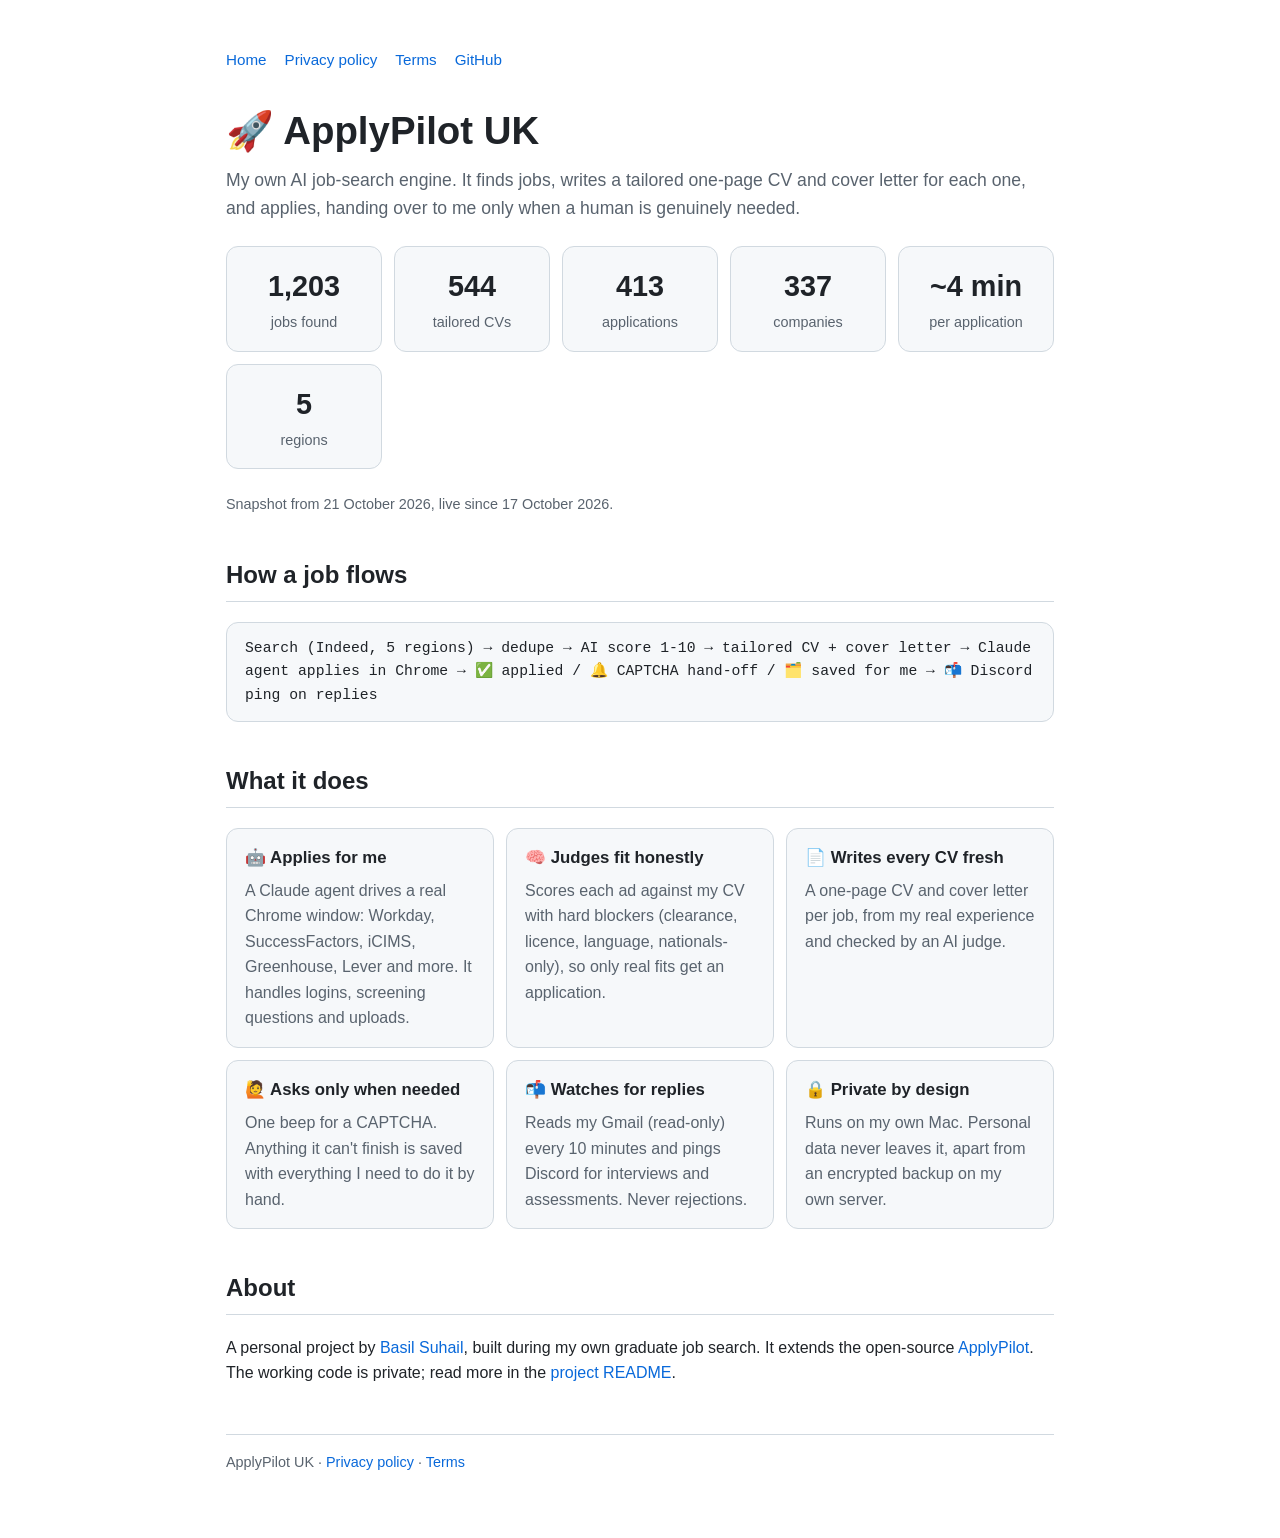
<file: index.html>
<!doctype html>
<html lang="en"><head>
<meta charset="utf-8"><meta name="viewport" content="width=device-width,initial-scale=1">
<title>ApplyPilot UK</title>
<meta name="description" content="A personal AI job-search engine: finds jobs, writes a tailored CV for each, and applies.">
<link rel="stylesheet" href="style.css">
</head><body><main>
<nav><a href="./">Home</a><a href="privacy.html">Privacy policy</a><a href="terms.html">Terms</a><a href="https://github.com/BasilSuhail/applypilot-showcase">GitHub</a></nav>
<h1>🚀 ApplyPilot UK</h1>
<p class="tag">My own AI job-search engine. It finds jobs, writes a tailored one-page CV and cover letter for each one, and applies, handing over to me only when a human is genuinely needed.</p>

<div class="stats">
  <div class="stat"><b>1,203</b><span>jobs found</span></div>
  <div class="stat"><b>544</b><span>tailored CVs</span></div>
  <div class="stat"><b>413</b><span>applications</span></div>
  <div class="stat"><b>337</b><span>companies</span></div>
  <div class="stat"><b>~4 min</b><span>per application</span></div>
  <div class="stat"><b>5</b><span>regions</span></div>
</div>
<p style="color:var(--muted);font-size:.9rem">Snapshot from 21 October 2026, live since 17 October 2026.</p>

<h2>How a job flows</h2>
<div class="flow">Search (Indeed, 5 regions) → dedupe → AI score 1-10 → tailored CV + cover letter →
Claude agent applies in Chrome → ✅ applied / 🔔 CAPTCHA hand-off / 🗂️ saved for me → 📬 Discord ping on replies</div>

<h2>What it does</h2>
<div class="grid">
  <div class="card"><h3>🤖 Applies for me</h3><p>A Claude agent drives a real Chrome window: Workday, SuccessFactors, iCIMS, Greenhouse, Lever and more. It handles logins, screening questions and uploads.</p></div>
  <div class="card"><h3>🧠 Judges fit honestly</h3><p>Scores each ad against my CV with hard blockers (clearance, licence, language, nationals-only), so only real fits get an application.</p></div>
  <div class="card"><h3>📄 Writes every CV fresh</h3><p>A one-page CV and cover letter per job, from my real experience and checked by an AI judge.</p></div>
  <div class="card"><h3>🙋 Asks only when needed</h3><p>One beep for a CAPTCHA. Anything it can't finish is saved with everything I need to do it by hand.</p></div>
  <div class="card"><h3>📬 Watches for replies</h3><p>Reads my Gmail (read-only) every 10 minutes and pings Discord for interviews and assessments. Never rejections.</p></div>
  <div class="card"><h3>🔒 Private by design</h3><p>Runs on my own Mac. Personal data never leaves it, apart from an encrypted backup on my own server.</p></div>
</div>

<h2>About</h2>
<p>A personal project by <a href="https://github.com/BasilSuhail">Basil Suhail</a>, built during my own graduate job search. It extends the open-source <a href="https://github.com/Pickle-Pixel/ApplyPilot">ApplyPilot</a>. The working code is private; read more in the <a href="https://github.com/BasilSuhail/applypilot-showcase">project README</a>.</p>

<footer>ApplyPilot UK · <a href="privacy.html">Privacy policy</a> · <a href="terms.html">Terms</a></footer>
</main></body></html>
</file>
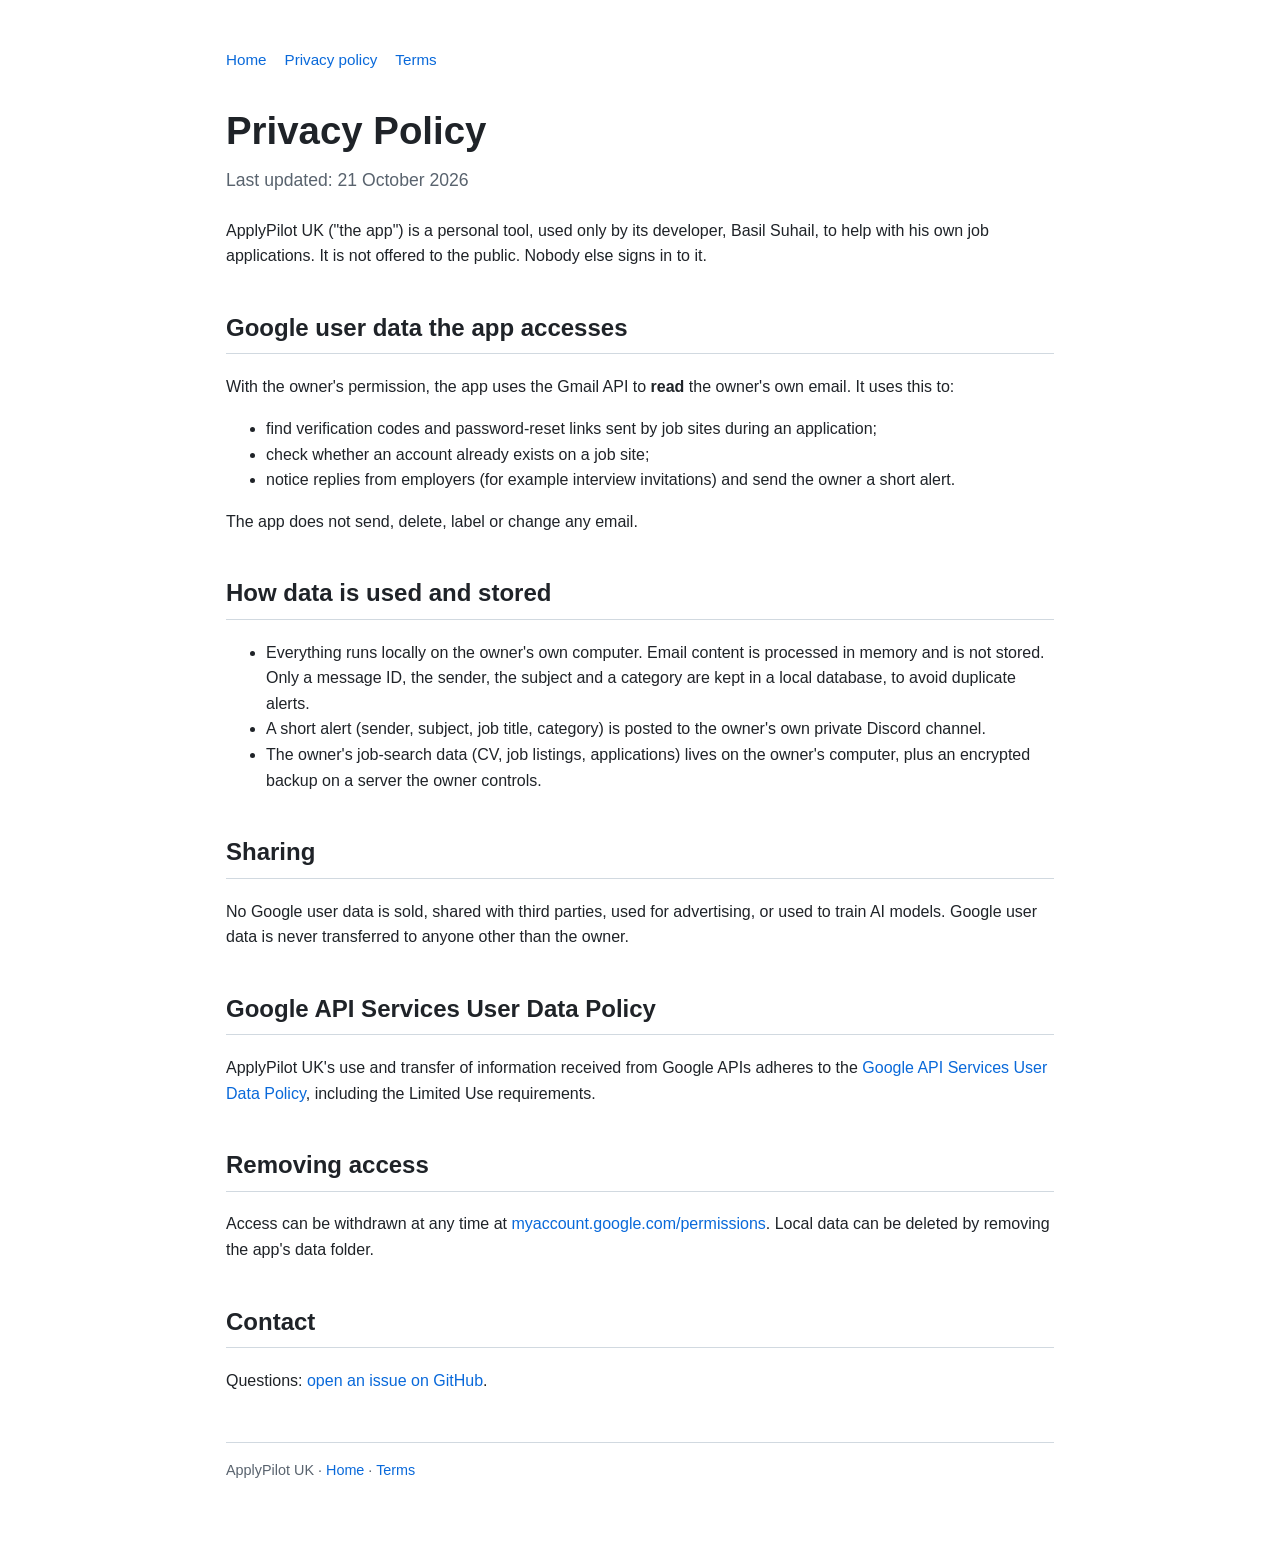
<file: privacy.html>
<!doctype html>
<html lang="en"><head>
<meta charset="utf-8"><meta name="viewport" content="width=device-width,initial-scale=1">
<title>Privacy Policy · ApplyPilot UK</title>
<link rel="stylesheet" href="style.css">
</head><body><main>
<nav><a href="./">Home</a><a href="privacy.html">Privacy policy</a><a href="terms.html">Terms</a></nav>
<h1>Privacy Policy</h1>
<p class="tag">Last updated: 21 October 2026</p>

<p>ApplyPilot UK ("the app") is a personal tool, used only by its developer, Basil Suhail, to help with his own job applications. It is not offered to the public. Nobody else signs in to it.</p>

<h2>Google user data the app accesses</h2>
<p>With the owner's permission, the app uses the Gmail API to <b>read</b> the owner's own email. It uses this to:</p>
<ul>
  <li>find verification codes and password-reset links sent by job sites during an application;</li>
  <li>check whether an account already exists on a job site;</li>
  <li>notice replies from employers (for example interview invitations) and send the owner a short alert.</li>
</ul>
<p>The app does not send, delete, label or change any email.</p>

<h2>How data is used and stored</h2>
<ul>
  <li>Everything runs locally on the owner's own computer. Email content is processed in memory and is not stored. Only a message ID, the sender, the subject and a category are kept in a local database, to avoid duplicate alerts.</li>
  <li>A short alert (sender, subject, job title, category) is posted to the owner's own private Discord channel.</li>
  <li>The owner's job-search data (CV, job listings, applications) lives on the owner's computer, plus an encrypted backup on a server the owner controls.</li>
</ul>

<h2>Sharing</h2>
<p>No Google user data is sold, shared with third parties, used for advertising, or used to train AI models. Google user data is never transferred to anyone other than the owner.</p>

<h2>Google API Services User Data Policy</h2>
<p>ApplyPilot UK's use and transfer of information received from Google APIs adheres to the <a href="https://developers.google.com/terms/api-services-user-data-policy">Google API Services User Data Policy</a>, including the Limited Use requirements.</p>

<h2>Removing access</h2>
<p>Access can be withdrawn at any time at <a href="https://myaccount.google.com/permissions">myaccount.google.com/permissions</a>. Local data can be deleted by removing the app's data folder.</p>

<h2>Contact</h2>
<p>Questions: <a href="https://github.com/BasilSuhail/applypilot-showcase/issues">open an issue on GitHub</a>.</p>

<footer>ApplyPilot UK · <a href="./">Home</a> · <a href="terms.html">Terms</a></footer>
</main></body></html>
</file>
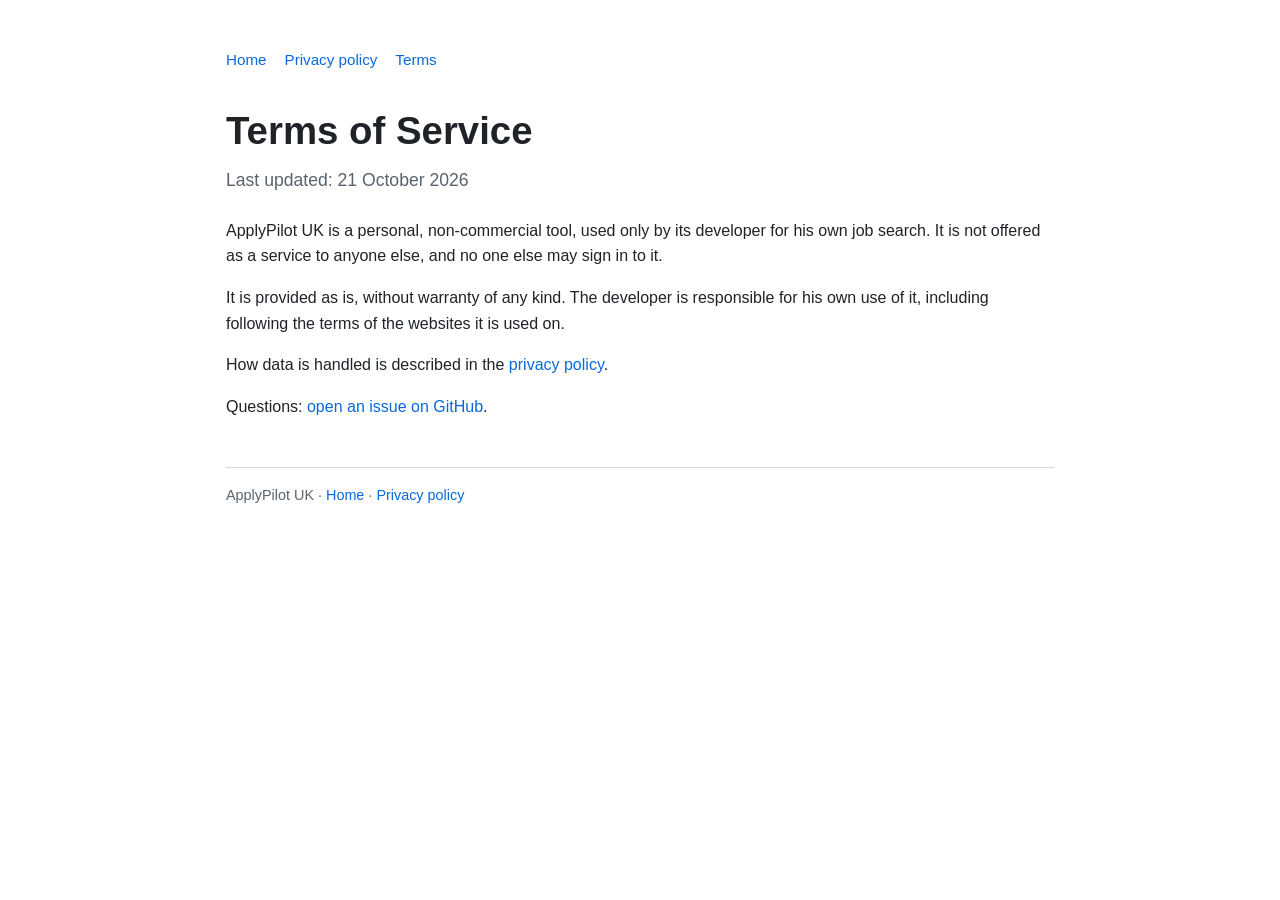
<file: terms.html>
<!doctype html>
<html lang="en"><head>
<meta charset="utf-8"><meta name="viewport" content="width=device-width,initial-scale=1">
<title>Terms of Service · ApplyPilot UK</title>
<link rel="stylesheet" href="style.css">
</head><body><main>
<nav><a href="./">Home</a><a href="privacy.html">Privacy policy</a><a href="terms.html">Terms</a></nav>
<h1>Terms of Service</h1>
<p class="tag">Last updated: 21 October 2026</p>
<p>ApplyPilot UK is a personal, non-commercial tool, used only by its developer for his own job search. It is not offered as a service to anyone else, and no one else may sign in to it.</p>
<p>It is provided as is, without warranty of any kind. The developer is responsible for his own use of it, including following the terms of the websites it is used on.</p>
<p>How data is handled is described in the <a href="privacy.html">privacy policy</a>.</p>
<p>Questions: <a href="https://github.com/BasilSuhail/applypilot-showcase/issues">open an issue on GitHub</a>.</p>
<footer>ApplyPilot UK · <a href="./">Home</a> · <a href="privacy.html">Privacy policy</a></footer>
</main></body></html>
</file>
<file: style.css>
:root { --bg:#0d1117; --card:#161b22; --text:#e6edf3; --muted:#8b949e; --accent:#58a6ff; --line:#30363d; }
@media (prefers-color-scheme: light) { :root { --bg:#ffffff; --card:#f6f8fa; --text:#1f2328; --muted:#59636e; --accent:#0969da; --line:#d1d9e0; } }
* { box-sizing:border-box; }
body { margin:0; background:var(--bg); color:var(--text); font:16px/1.6 -apple-system,BlinkMacSystemFont,"Segoe UI",Roboto,sans-serif; }
main { max-width:860px; margin:0 auto; padding:48px 16px 64px; }
h1 { font-size:2.4rem; margin:0 0 4px; } h2 { margin-top:40px; border-bottom:1px solid var(--line); padding-bottom:6px; }
.tag { color:var(--muted); font-size:1.1rem; margin:0 0 24px; }
a { color:var(--accent); text-decoration:none; } a:hover { text-decoration:underline; }
.stats { display:grid; grid-template-columns:repeat(auto-fit,minmax(130px,1fr)); gap:12px; margin:24px 0; }
.stat { background:var(--card); border:1px solid var(--line); border-radius:12px; padding:16px; text-align:center; }
.stat b { display:block; font-size:1.8rem; } .stat span { color:var(--muted); font-size:.9rem; }
.grid { display:grid; grid-template-columns:repeat(auto-fit,minmax(240px,1fr)); gap:12px; }
.card { background:var(--card); border:1px solid var(--line); border-radius:12px; padding:16px 18px; }
.card h3 { margin:0 0 6px; font-size:1.05rem; } .card p { margin:0; color:var(--muted); }
.flow { background:var(--card); border:1px solid var(--line); border-radius:12px; padding:14px 18px; font-family:ui-monospace,Menlo,monospace; font-size:.92rem; overflow-x:auto; }
nav { display:flex; gap:18px; flex-wrap:wrap; margin-bottom:28px; font-size:.95rem; }
footer { margin-top:48px; color:var(--muted); font-size:.9rem; border-top:1px solid var(--line); padding-top:16px; }
</file>
